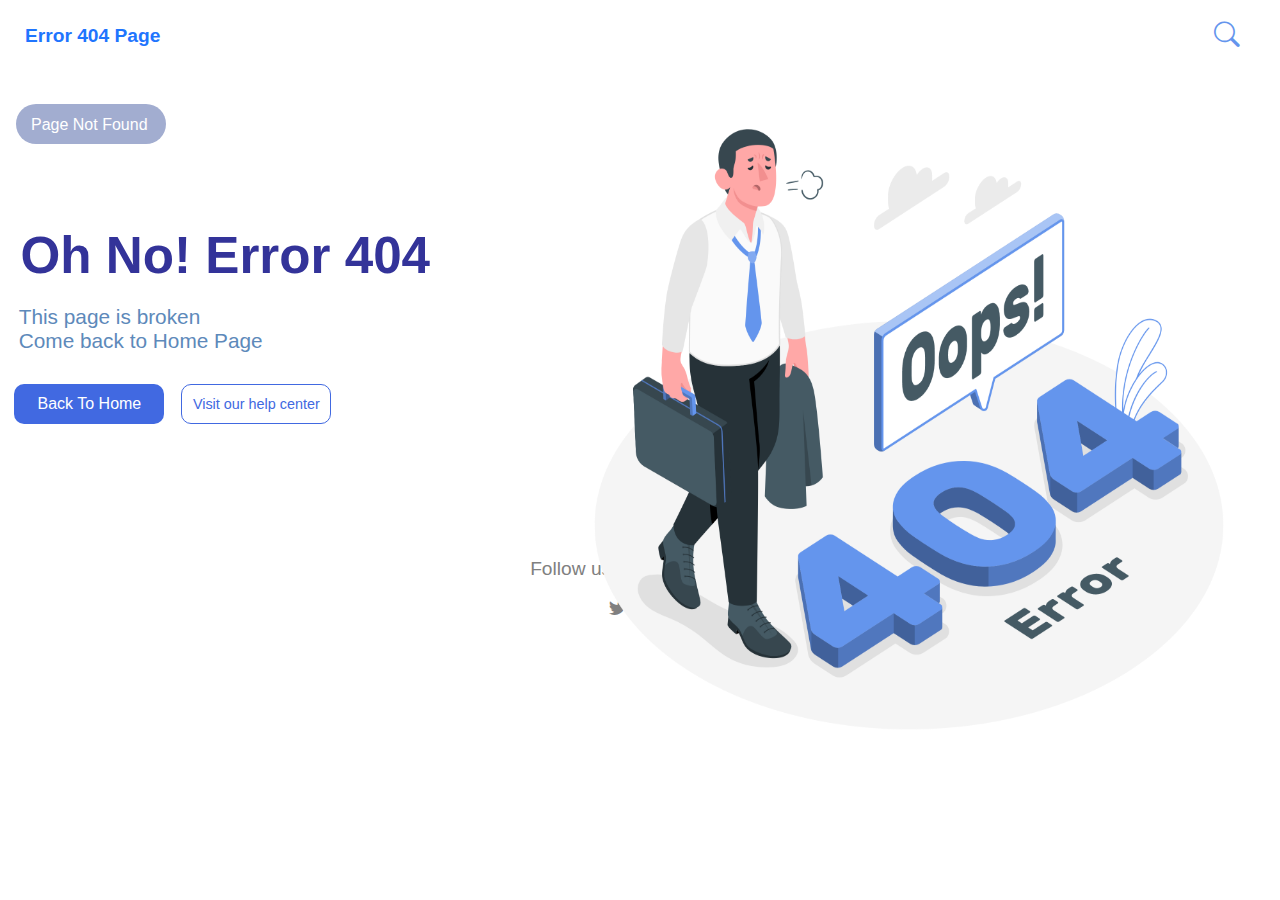
<file: Error Page 404/index.html>
<!DOCTYPE html>
<html lang="en">
<head>
    <meta charset="UTF-8">
    <meta http-equiv="X-UA-Compatible" content="IE=edge">
    <meta name="viewport" content="width=device-width, initial-scale=1.0">
    <link href="https://fonts.googleapis.com/css2?family=Poppins:wght@300&display=swap" rel="stylesheet">
    <link rel="stylesheet" href="https://cdn.jsdelivr.net/npm/bootstrap-icons@1.8.3/font/bootstrap-icons.css">
    <link rel="stylesheet" href="index.css">
    <title>Error 404 Project</title>
</head>
<body>
        <header>
            <h2>Error 404 Page</h2>
            <i class="bi bi-list"></i>
            <i class="bi bi-search"></i>
        </header>
        <nav>
            <a href="#Home">Home</a>
            <a href="#Portfolio">Portfolio</a>
            <a href="#About Us">About Us</a>
            <a href="#Support">Support</a>
        </nav>
    <main>
        <section class="image">
            <img src="404 error with a tired person-amico.png" alt="Bg1">
        </section>
        <div class="contanier">
            <p>Page Not Found</p>
        </div>
        <section class="main-content">
            <h1>Oh No! Error 404</h1>
            <p>This page is broken <br> Come back to Home Page</p>
            <button>Back To Home</button>
            <button id="btn1">Visit our help center</button>
        </section>
        <footer>
            <p>Follow us on social media</p>
            <div class="icon2">
                <i class="bi bi-twitter"></i>
                <i class="bi bi-instagram"></i>
                <i class="bi bi-facebook"></i>
            </div>
        </footer>
    </main>
</body>
</file>
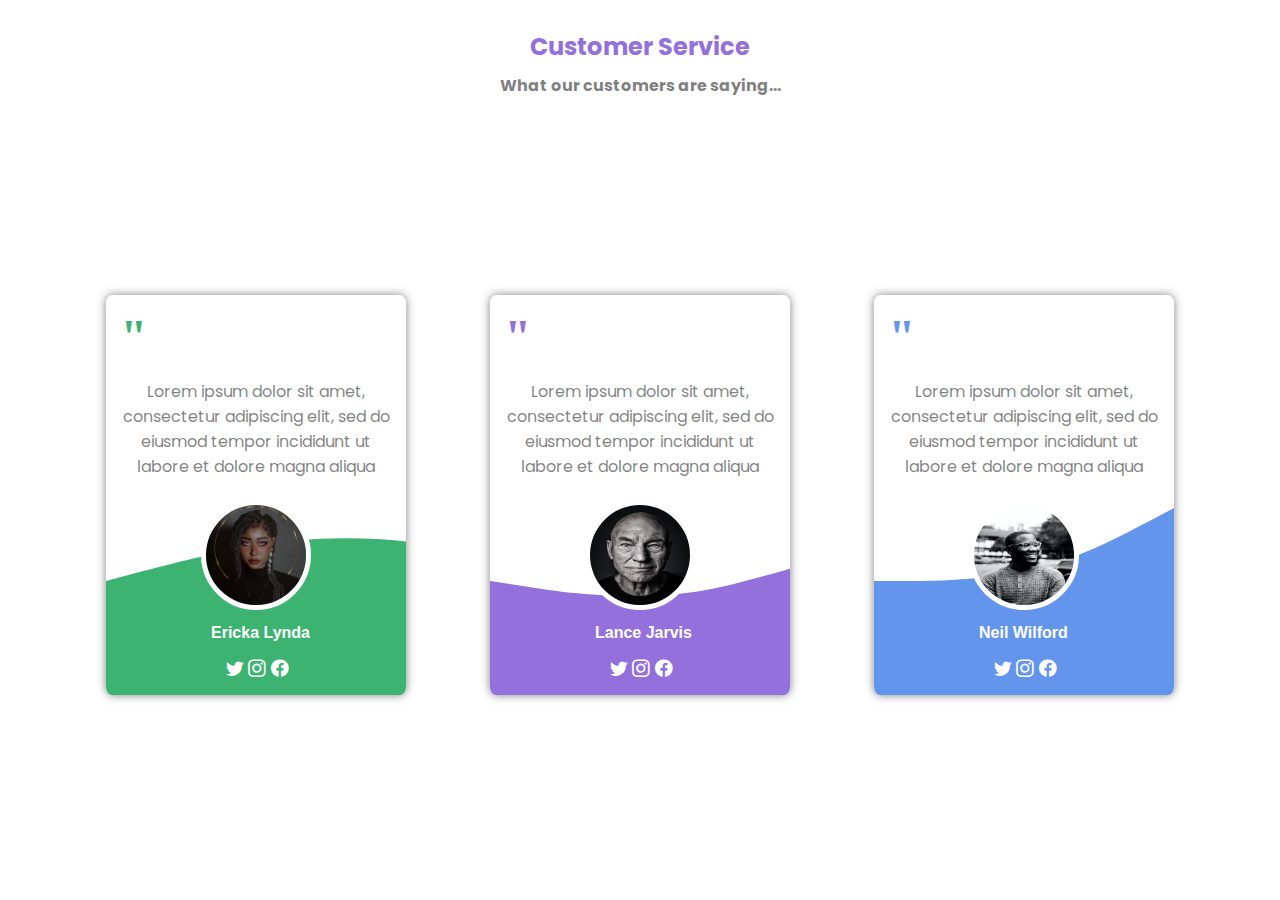
<file: Testimonial Project/index.html>
<!DOCTYPE html>
<html lang="en">
<head>
    <meta charset="UTF-8">
    <meta http-equiv="X-UA-Compatible" content="IE=edge">
    <meta name="viewport" content="width=device-width, initial-scale=1.0">
    <link href="https://fonts.googleapis.com/css2?family=Poppins:wght@300&display=swap" rel="stylesheet">
    <link rel="stylesheet" href="https://cdn.jsdelivr.net/npm/bootstrap-icons@1.8.3/font/bootstrap-icons.css">
    <link rel="stylesheet" href="index.css">
    <title>Testtimonial Project</title>
</head>
<body>
    <header><h2>Customer Service</h2></header>
    <header><h4>What our customers are saying...</h4></header>
    <main>
        <section class="card1">
            <h2>"</h2>
            <p>Lorem ipsum dolor sit amet, consectetur adipiscing elit, sed do eiusmod tempor incididunt ut labore et dolore magna aliqua</p>
            <svg xmlns="http://www.w3.org/2000/svg" viewBox="0 0 1440 320"><path fill="#3cb371" fill-opacity="1" d="M0,192L40,181.3C80,171,160,149,240,149.3C320,149,400,171,480,160C560,149,640,107,720,106.7C800,107,880,149,960,144C1040,139,1120,85,1200,106.7C1280,128,1360,224,1400,272L1440,320L1440,320L1400,320C1360,320,1280,320,1200,320C1120,320,1040,320,960,320C880,320,800,320,720,320C640,320,560,320,480,320C400,320,320,320,240,320C160,320,80,320,40,320L0,320Z"></path></svg>
            <img src="g-mdk-asset.jpg" alt="pic1">
            <span>Ericka Lynda</span>
            <div class="icon1">
                <i class="bi bi-twitter"></i>
                <i class="bi bi-instagram"></i>
                <i class="bi bi-facebook"></i>
            </div>
        </section>
        <section class="card2">
            <h2>"</h2>
            <p>Lorem ipsum dolor sit amet, consectetur adipiscing elit, sed do eiusmod tempor incididunt ut labore et dolore magna aliqua</p>
            <svg xmlns="http://www.w3.org/2000/svg" viewBox="0 0 1440 320"><path fill="#9370db" fill-opacity="1" d="M0,192L34.3,197.3C68.6,203,137,213,206,202.7C274.3,192,343,160,411,160C480,160,549,192,617,170.7C685.7,149,754,75,823,74.7C891.4,75,960,149,1029,176C1097.1,203,1166,181,1234,154.7C1302.9,128,1371,96,1406,80L1440,64L1440,320L1405.7,320C1371.4,320,1303,320,1234,320C1165.7,320,1097,320,1029,320C960,320,891,320,823,320C754.3,320,686,320,617,320C548.6,320,480,320,411,320C342.9,320,274,320,206,320C137.1,320,69,320,34,320L0,320Z"></path></svg>
            <img src="ee850842e68cfcf6e3943c048f45c6d1.jpg" alt="pic1">
            <span>Lance Jarvis</span>
            <div class="icon2">
                <i class="bi bi-twitter"></i>
                <i class="bi bi-instagram"></i>
                <i class="bi bi-facebook"></i>
            </div>
        </section>
        <section class="card3">
            <h2>"</h2>
            <p>Lorem ipsum dolor sit amet, consectetur adipiscing elit, sed do eiusmod tempor incididunt ut labore et dolore magna aliqua</p>
            <svg xmlns="http://www.w3.org/2000/svg" viewBox="0 0 1440 320"><path fill="#6495ed" fill-opacity="1" d="M0,192L34.3,192C68.6,192,137,192,206,165.3C274.3,139,343,85,411,80C480,75,549,117,617,128C685.7,139,754,117,823,144C891.4,171,960,245,1029,229.3C1097.1,213,1166,107,1234,80C1302.9,53,1371,107,1406,133.3L1440,160L1440,320L1405.7,320C1371.4,320,1303,320,1234,320C1165.7,320,1097,320,1029,320C960,320,891,320,823,320C754.3,320,686,320,617,320C548.6,320,480,320,411,320C342.9,320,274,320,206,320C137.1,320,69,320,34,320L0,320Z"></path></svg>
            <img src="pexels-jimmy-jimmy-1605399.jpg" alt="pic1">
            <span>Neil Wilford</span>
            <div class="icon3">
                <i class="bi bi-twitter"></i>
                <i class="bi bi-instagram"></i>
                <i class="bi bi-facebook"></i>
            </div>
        </section>
    </main>
</body>
</html>
</file>
<file: Error Page 404/index.css>
* {
    padding: 0px;
    margin: 0px;
}
header h2 {
    color: #1f75fe;
    font-family: "Roboto", sans-serif;
    font-size: 1.2rem;
    padding: 1.3em;
    display: inline-block;
}
.bi-list {
    color: #6495ed;
    display: inline-block;
    position: absolute;
    right: 10px;
    font-size: 2em;
    padding-top: 0.6em;
}
.bi-search {
    color: #6495ed;
    display: inline-block;
    position: absolute;
    right: 60px;
    font-size: 1.6em;
    padding-top: 0.8em;
}
nav a {
    text-decoration: none;
    font-family: "Roboto", sans-serif;
    display: none;
}
.image img {
    width: 100px;
    height: 100px;
    display: none;
}
.contanier {
    width: 150px;
    height: 40px;
    background-color: #a2add0;
    border-radius: 40px;
    position: absolute;
    margin-top: 2em;
    margin-left: 1em;
}
.contanier p {
    color: #fff;
    font-family: "Roboto", sans-serif;
    top: 30%;
    left: 10%;
    position: absolute;
}
.main-content h1{
    color: #333399;
    font-family: "roboto", sans-serif;
    padding-top: 3.0em;
    padding-left: 0.4em;
    font-size: 3.2rem;
}
.main-content p {
    color: #5d89ba;
    font-family: "roboto", sans-serif;
    padding-top: 1.0em;
    padding-left: 0.9em;
    font-size: 1.3rem;
}
.main-content button {
    width: 150px;
    height: 40px;
    background-color:#4169e1 ;
    border-radius: 10px;
    border: none;
    font-family: "Roboto", sans-serif;
    color: white;
    margin-top: 1.9em;
    margin-left: 0.9em;
    font-size: 1rem;
    transition: all 1s ease;
}
.main-content button:hover {
    border: 1px solid #4169e1;
    color: #4169e1;
    background-color: transparent;
}
.main-content #btn1 {
    border: 1px solid #4169e1;
    color: #4169e1;
    background-color: transparent;
    font-size: 0.9rem;
    transition: all 1s ease;
}
.main-content #btn1:hover {
    background-color:#4169e1;
    color: #fff;
}
footer p {
    text-align: center;
    font-family: "Roboto", sans-serif;
    margin-top: 7em;
    font-size: 1.2rem;
    color: grey;
}
.icon2 {
    font-size: 1.1rem;
    text-align: center;
    color: grey;
    margin-top: 1em;
}
@media (min-width : 770px) {
    .bi-list {
        display: none;
    }
    .bi-search {
        right: 40px;
    }
    .image img {
        display: block;
        position: absolute;
        width: 40vw;
        height: 70vh;
        margin-left: 58%;
        margin-top: 1%;
    }
}
@media (min-width : 1000px) {
    .image img {
        left: -12%;
        width: 50vw;
        height: 80vh;
        top: 4%;
    }
}
</file>
<file: Testimonial Project/index.css>
* {
    padding: 0px;
    margin: 0px;
}
header h2 {
    padding-top: 1.2em;
    color: #9370db;
    text-align: center;
    font-family: 'Poppins', sans-serif;
}
header h4 {
    text-align: center;
    font-family: 'Poppins', sans-serif;
    color: rgba(0, 0, 0, 0.5);
    padding-top: 0.6em;
}
.card1 {
    width: 300px;
    height: 400px;
    top: 50%;
    left: 50%;
    transform: translate(-50%, -50%);
    position: absolute;
    box-shadow: 0px 0px 10px rgba(0, 0, 0, 0.5);
    border-radius: 2%;
    overflow: hidden;
}
.card1 h2 {
    font-size: 3.0rem;
    padding: 0.3em;
    color: #3cb371;
}
.card1 p {
    color: rgba(0, 0, 0, 0.5);
    text-align: center;
    font-size: 1rem;
    font-family: 'Poppins', sans-serif;
    padding: 0 15px;
    margin: auto;
}
.card1 svg {
    height: 320px;
    position: absolute;
    margin-top: -90px;
}
.card1 img {
    width: 100px;
    height: 100px;
    top: 65%;
    left: 50%;
    transform: translate(-50%, -50%);
    position: absolute;
    border-radius: 50%;
    border: 5px solid white;
}
.card1 span {
    text-align: center;
    font-weight: bold;
    color: #fff;
    font-family: "roboto", sans-serif;
    padding-top: 145px;
    padding-left: 105px;
    display: inline;
    position: absolute;
}
.icon1 {
    font-size: 1.1rem;
    padding-left: 120px;
    padding-top: 180px;
    position: absolute;
    color: #fff;
}
.card2 {
    width: 300px;
    height: 400px;
    top: 120%;
    left: 50%;
    transform: translate(-50%, -50%);
    position: absolute;
    box-shadow: 0px 0px 10px rgba(0, 0, 0, 0.5);
    border-radius: 2%;
    overflow: hidden;
}
.card2 h2 {
    font-size: 3.0rem;
    padding: 0.3em;
    color: #9370db;
}
.card2 p {
    color: rgba(0, 0, 0, 0.5);
    text-align: center;
    font-size: 1rem;
    font-family: 'Poppins', sans-serif;
    padding: 0 15px;
    margin: auto;
}
.card2 svg {
    height:320px;
    position: absolute;
    margin-top: -90px;
}
.card2 img {
    width: 100px;
    height: 100px;
    top: 65%;
    left: 50%;
    transform: translate(-50%, -50%);
    position: absolute;
    border-radius: 50%;
    border: 5px solid white;
}
.card2 span {
    text-align: center;
    font-weight: bold;
    color: #fff;
    font-family: "roboto", sans-serif;
    padding-top: 145px;
    padding-left: 105px;
    display: inline;
    position: absolute;
}
.icon2 {
    font-size: 1.1rem;
    padding-left: 120px;
    padding-top: 180px;
    position: absolute;
    color: #fff;
}
.card3 {
    width: 300px;
    height: 400px;
    top: 190%;
    left: 50%;
    transform: translate(-50%, -50%);
    position: absolute;
    box-shadow: 0px 0px 10px rgba(0, 0, 0, 0.5);
    border-radius: 2%;
    overflow: hidden;
}
.card3 h2 {
    font-size: 3.0rem;
    padding: 0.3em;
    color: #6495ed;
}
.card3 p {
    color: rgba(0, 0, 0, 0.5);
    text-align: center;
    font-size: 1rem;
    font-family: 'Poppins', sans-serif;
    padding: 0 15px;
    margin: auto;
}
.card3 svg {
    height:320px;
    position: absolute;
    margin-top: -90px;
}
.card3 img {
    width: 100px;
    height: 100px;
    top: 65%;
    left: 50%;
    transform: translate(-50%, -50%);
    position: absolute;
    border-radius: 50%;
    border: 5px solid white;
}
.card3 span {
    text-align: center;
    font-weight: bold;
    color: #fff;
    font-family: "roboto", sans-serif;
    padding-top: 145px;
    padding-left: 105px;
    display: inline;
    position: absolute;
}
.icon3 {
    font-size: 1.1rem;
    padding-left: 120px;
    padding-top: 180px;
    position: absolute;
    color: #fff;
}
@media (min-width : 770px) {
    .card1 {
        top: 55%;
        left: 30%;
    }
    .card2 {
        top: 55%;
        left: 70%;
    }
    .card3 {
        top: 120%;
    }
}
@media (min-width : 1000px) {
    .card1 {
        left: 20%;
    }
    .card2 {
        left: 50%;
    }
    .card3 {
        top: 55%;
        left: 80%;
    }
}
</file>
